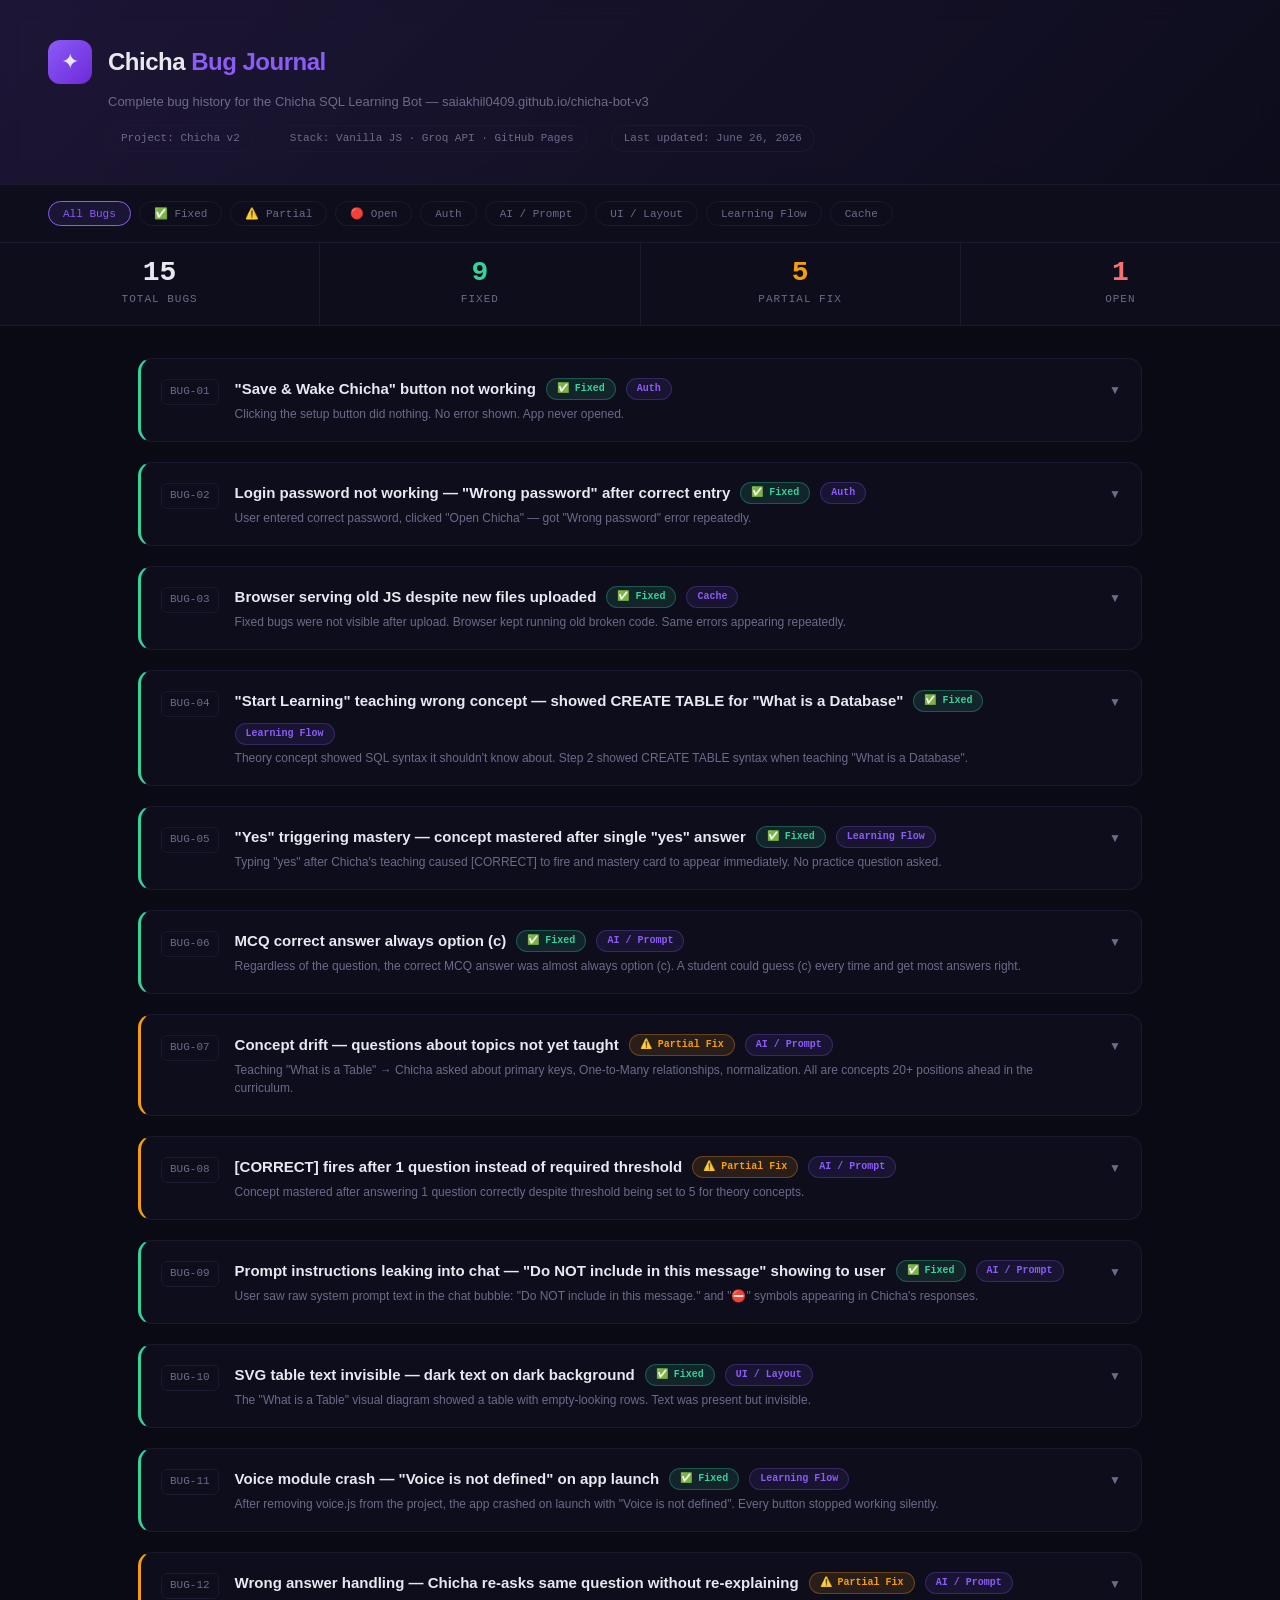
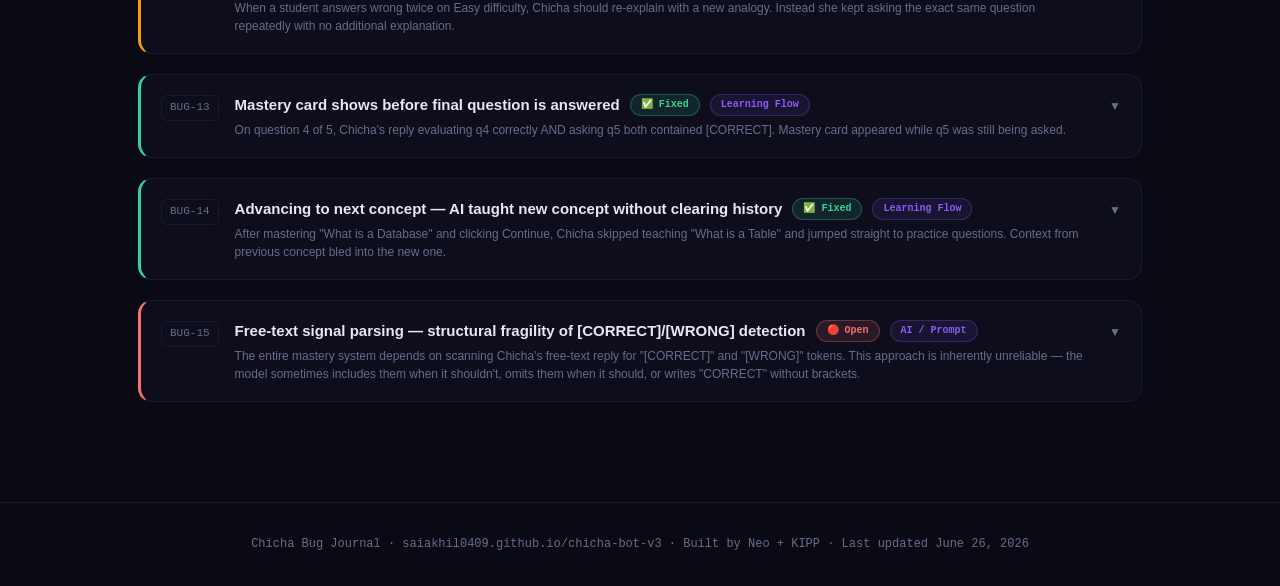
<file: bug-journal.html>
<!DOCTYPE html>
<html lang="en">
<head>
<meta charset="UTF-8">
<meta name="viewport" content="width=device-width, initial-scale=1.0">
<title>Chicha Bug Journal</title>
<style>
  :root {
    --bg: #0a0a14;
    --surface: #0d0d1c;
    --surface2: #111128;
    --border: #1a1a2e;
    --violet: #8b5cf6;
    --violet-lo: rgba(139,92,246,0.1);
    --green: #34d399;
    --amber: #f59e0b;
    --red: #f87171;
    --text: #e8e8f0;
    --muted: #6b6b8a;
    --mono: 'JetBrains Mono', 'Courier New', monospace;
  }

  * { box-sizing: border-box; margin: 0; padding: 0; }

  body {
    font-family: 'Inter', -apple-system, sans-serif;
    background: var(--bg);
    color: var(--text);
    line-height: 1.6;
    min-height: 100vh;
  }

  /* ── Header ── */
  .header {
    background: linear-gradient(135deg, rgba(139,92,246,0.15), rgba(13,13,28,0.95));
    border-bottom: 1px solid var(--border);
    padding: 40px 48px 32px;
    position: sticky;
    top: 0;
    z-index: 100;
    backdrop-filter: blur(12px);
  }

  .header-top {
    display: flex;
    align-items: center;
    gap: 16px;
    margin-bottom: 8px;
  }

  .logo {
    width: 44px; height: 44px;
    background: linear-gradient(135deg, #8b5cf6, #6d28d9);
    border-radius: 12px;
    display: flex; align-items: center; justify-content: center;
    font-size: 22px;
  }

  .header h1 {
    font-size: 24px;
    font-weight: 800;
    letter-spacing: -0.5px;
  }

  .header h1 span { color: var(--violet); }

  .header-sub {
    font-size: 13px;
    color: var(--muted);
    margin-left: 60px;
  }

  .header-meta {
    display: flex;
    gap: 24px;
    margin-left: 60px;
    margin-top: 12px;
  }

  .meta-pill {
    font-family: var(--mono);
    font-size: 11px;
    padding: 4px 12px;
    border-radius: 20px;
    border: 1px solid var(--border);
    color: var(--muted);
  }

  /* ── Filters ── */
  .filters {
    padding: 16px 48px;
    display: flex;
    gap: 8px;
    flex-wrap: wrap;
    border-bottom: 1px solid var(--border);
    background: var(--surface);
  }

  .filter-btn {
    font-family: var(--mono);
    font-size: 11px;
    padding: 5px 14px;
    border-radius: 20px;
    border: 1px solid var(--border);
    background: transparent;
    color: var(--muted);
    cursor: pointer;
    transition: all 0.15s;
  }

  .filter-btn:hover { border-color: var(--violet); color: var(--violet); }
  .filter-btn.active { background: var(--violet-lo); border-color: var(--violet); color: var(--violet); }

  /* ── Stats bar ── */
  .stats {
    display: grid;
    grid-template-columns: repeat(4, 1fr);
    gap: 1px;
    background: var(--border);
    border-bottom: 1px solid var(--border);
  }

  .stat {
    background: var(--surface);
    padding: 16px 24px;
    text-align: center;
  }

  .stat-num {
    font-size: 28px;
    font-weight: 800;
    font-family: var(--mono);
    line-height: 1;
    margin-bottom: 4px;
  }

  .stat-label {
    font-size: 11px;
    color: var(--muted);
    font-family: var(--mono);
    letter-spacing: 1px;
    text-transform: uppercase;
  }

  /* ── Content ── */
  .content {
    max-width: 1100px;
    margin: 0 auto;
    padding: 32px 48px 80px;
  }

  /* ── Bug card ── */
  .bug-card {
    background: var(--surface);
    border: 1px solid var(--border);
    border-radius: 14px;
    margin-bottom: 20px;
    overflow: hidden;
    transition: border-color 0.2s;
  }

  .bug-card:hover { border-color: rgba(139,92,246,0.3); }

  .bug-card.status-fixed { border-left: 3px solid var(--green); }
  .bug-card.status-partial { border-left: 3px solid var(--amber); }
  .bug-card.status-open { border-left: 3px solid var(--red); }

  .bug-header {
    display: flex;
    align-items: flex-start;
    gap: 16px;
    padding: 18px 20px;
    cursor: pointer;
    user-select: none;
  }

  .bug-id {
    font-family: var(--mono);
    font-size: 11px;
    color: var(--muted);
    padding: 3px 8px;
    border: 1px solid var(--border);
    border-radius: 6px;
    white-space: nowrap;
    flex-shrink: 0;
    margin-top: 2px;
  }

  .bug-title-wrap { flex: 1; }

  .bug-title {
    font-size: 15px;
    font-weight: 700;
    margin-bottom: 4px;
    display: flex;
    align-items: center;
    gap: 10px;
    flex-wrap: wrap;
  }

  .bug-summary {
    font-size: 12px;
    color: var(--muted);
    line-height: 1.5;
  }

  .status-badge {
    font-family: var(--mono);
    font-size: 10px;
    padding: 2px 10px;
    border-radius: 20px;
    font-weight: 600;
    white-space: nowrap;
  }

  .status-badge.fixed    { background: rgba(52,211,153,0.12); color: var(--green); border: 1px solid rgba(52,211,153,0.3); }
  .status-badge.partial  { background: rgba(245,158,11,0.12);  color: var(--amber); border: 1px solid rgba(245,158,11,0.3); }
  .status-badge.open     { background: rgba(248,113,113,0.12); color: var(--red);   border: 1px solid rgba(248,113,113,0.3); }

  .category-badge {
    font-family: var(--mono);
    font-size: 10px;
    padding: 2px 10px;
    border-radius: 20px;
    background: var(--violet-lo);
    color: var(--violet);
    border: 1px solid rgba(139,92,246,0.25);
    white-space: nowrap;
  }

  .chevron {
    font-size: 12px;
    color: var(--muted);
    transition: transform 0.2s;
    flex-shrink: 0;
    margin-top: 4px;
  }

  .bug-card.open .chevron { transform: rotate(180deg); }

  /* ── Bug body ── */
  .bug-body {
    display: none;
    border-top: 1px solid var(--border);
    padding: 20px;
  }

  .bug-card.open .bug-body { display: block; }

  .section-label {
    font-family: var(--mono);
    font-size: 10px;
    letter-spacing: 2px;
    color: var(--muted);
    text-transform: uppercase;
    margin-bottom: 8px;
    margin-top: 20px;
  }

  .section-label:first-child { margin-top: 0; }

  .prose {
    font-size: 13px;
    color: #b0b0cc;
    line-height: 1.7;
  }

  .code-diff {
    display: grid;
    grid-template-columns: 1fr 1fr;
    gap: 12px;
    margin: 8px 0;
  }

  @media (max-width: 700px) {
    .code-diff { grid-template-columns: 1fr; }
  }

  .code-block {
    background: #060612;
    border: 1px solid var(--border);
    border-radius: 8px;
    overflow: hidden;
  }

  .code-block-label {
    font-family: var(--mono);
    font-size: 10px;
    padding: 6px 12px;
    border-bottom: 1px solid var(--border);
    display: flex;
    align-items: center;
    gap: 6px;
  }

  .code-block-label.before { color: var(--red); background: rgba(248,113,113,0.06); }
  .code-block-label.after  { color: var(--green); background: rgba(52,211,153,0.06); }
  .code-block-label.note   { color: var(--amber); background: rgba(245,158,11,0.06); }

  .code-block pre {
    padding: 12px;
    font-family: var(--mono);
    font-size: 11px;
    color: #9999bb;
    overflow-x: auto;
    white-space: pre-wrap;
    word-break: break-word;
    line-height: 1.6;
    margin: 0;
  }

  .code-block pre .del { color: var(--red); background: rgba(248,113,113,0.1); display: block; }
  .code-block pre .add { color: var(--green); background: rgba(52,211,153,0.08); display: block; }

  .outcome-box {
    border-radius: 8px;
    padding: 12px 16px;
    font-size: 12px;
    line-height: 1.6;
    margin: 8px 0;
  }

  .outcome-box.success { background: rgba(52,211,153,0.06); border: 1px solid rgba(52,211,153,0.2); color: #34d399; }
  .outcome-box.warning { background: rgba(245,158,11,0.06); border: 1px solid rgba(245,158,11,0.2); color: #f59e0b; }
  .outcome-box.info    { background: var(--violet-lo); border: 1px solid rgba(139,92,246,0.2); color: #a78bfa; }

  .lesson-box {
    background: var(--surface2);
    border: 1px solid var(--border);
    border-radius: 8px;
    padding: 12px 16px;
    font-size: 12px;
    color: var(--muted);
    line-height: 1.7;
    margin-top: 8px;
  }

  .lesson-box strong { color: var(--text); }

  .divider {
    height: 1px;
    background: var(--border);
    margin: 20px 0;
  }

  /* ── Timeline ── */
  .timeline-dot {
    font-family: var(--mono);
    font-size: 11px;
    color: var(--muted);
    margin-bottom: 2px;
  }

  /* ── Footer ── */
  .footer {
    text-align: center;
    padding: 32px;
    font-size: 12px;
    color: var(--muted);
    border-top: 1px solid var(--border);
    font-family: var(--mono);
  }
</style>
</head>
<body>

<div class="header">
  <div class="header-top">
    <div class="logo">✦</div>
    <div>
      <h1>Chicha <span>Bug Journal</span></h1>
    </div>
  </div>
  <div class="header-sub">Complete bug history for the Chicha SQL Learning Bot — saiakhil0409.github.io/chicha-bot-v3</div>
  <div class="header-meta">
    <span class="meta-pill">Project: Chicha v2</span>
    <span class="meta-pill">Stack: Vanilla JS · Groq API · GitHub Pages</span>
    <span class="meta-pill">Last updated: June 26, 2026</span>
  </div>
</div>

<div class="filters">
  <button class="filter-btn active" onclick="filterBugs('all')">All Bugs</button>
  <button class="filter-btn" onclick="filterBugs('fixed')">✅ Fixed</button>
  <button class="filter-btn" onclick="filterBugs('partial')">⚠️ Partial</button>
  <button class="filter-btn" onclick="filterBugs('open')">🔴 Open</button>
  <button class="filter-btn" onclick="filterBugs('auth')">Auth</button>
  <button class="filter-btn" onclick="filterBugs('ai')">AI / Prompt</button>
  <button class="filter-btn" onclick="filterBugs('ui')">UI / Layout</button>
  <button class="filter-btn" onclick="filterBugs('flow')">Learning Flow</button>
  <button class="filter-btn" onclick="filterBugs('cache')">Cache</button>
</div>

<div class="stats">
  <div class="stat">
    <div class="stat-num" style="color:var(--text)" id="stat-total">15</div>
    <div class="stat-label">Total Bugs</div>
  </div>
  <div class="stat">
    <div class="stat-num" style="color:var(--green)" id="stat-fixed">9</div>
    <div class="stat-label">Fixed</div>
  </div>
  <div class="stat">
    <div class="stat-num" style="color:var(--amber)" id="stat-partial">5</div>
    <div class="stat-label">Partial Fix</div>
  </div>
  <div class="stat">
    <div class="stat-num" style="color:var(--red)" id="stat-open">1</div>
    <div class="stat-label">Open</div>
  </div>
</div>

<div class="content" id="bugList">

  <!-- BUG 01 -->
  <div class="bug-card status-fixed" data-status="fixed" data-category="auth" onclick="toggleCard(this)">
    <div class="bug-header">
      <span class="bug-id">BUG-01</span>
      <div class="bug-title-wrap">
        <div class="bug-title">
          "Save & Wake Chicha" button not working
          <span class="status-badge fixed">✅ Fixed</span>
          <span class="category-badge">Auth</span>
        </div>
        <div class="bug-summary">Clicking the setup button did nothing. No error shown. App never opened.</div>
      </div>
      <span class="chevron">▼</span>
    </div>
    <div class="bug-body">
      <div class="section-label">What Happened</div>
      <div class="prose">The login card expanded when "Set up your Groq API key" was clicked. Fields were filled with API key and password. Clicking "Save & Wake Chicha" produced no response — no error, no app opening, nothing. Silent failure.</div>

      <div class="section-label">Root Cause</div>
      <div class="prose">Two separate causes found on investigation:<br><br>
      <strong>Cause 1 — Overflow hidden:</strong> <code>body</code> had <code>overflow:hidden</code> globally. When the setup form expanded the login card taller than the viewport, the button was physically below the visible area — present in the DOM but invisible and unclickable.<br><br>
      <strong>Cause 2 — App not defined:</strong> <code>auth.js</code> loads at line 367, <code>app.js</code> loads at line 377. <code>doSetup()</code> called <code>App.launch()</code> — but at click time, App was technically defined (all scripts load before any interaction). However an intermediate version used <code>window.location.reload()</code> which cleared sessionStorage, breaking the auth check on reload.</div>

      <div class="section-label">Changes Made</div>
      <div class="code-diff">
        <div class="code-block">
          <div class="code-block-label before">✗ Before — style.css</div>
          <pre>html, body {
  height: 100%;
  overflow: hidden; /* global — broke login */
}</pre>
        </div>
        <div class="code-block">
          <div class="code-block-label after">✓ After — style.css</div>
          <pre>html, body { height: 100%; }
body { overflow-y: auto; }
body.app-open { overflow: hidden; }</pre>
        </div>
      </div>
      <div class="code-diff">
        <div class="code-block">
          <div class="code-block-label before">✗ Before — auth.js</div>
          <pre>doSetup() {
  // ...encrypt key...
  window.location.reload(); // cleared sessionStorage!
}</pre>
        </div>
        <div class="code-block">
          <div class="code-block-label after">✓ After — auth.js</div>
          <pre>doSetup() {
  // ...encrypt key...
  sessionStorage.setItem('chicha_pw', pw);
  App.launch(); // direct call, no reload
}</pre>
        </div>
      </div>

      <div class="section-label">Outcome</div>
      <div class="outcome-box success">✅ Fully fixed. Setup form now scrollable. App launches directly without page reload.</div>

      <div class="section-label">Lesson Learned</div>
      <div class="lesson-box"><strong>Never apply overflow:hidden globally.</strong> Login forms and modals need to scroll. Apply overflow:hidden only to the main app container via a body class (<code>body.app-open</code>), not to body universally. Always test forms at minimum viewport height.</div>
    </div>
  </div>

  <!-- BUG 02 -->
  <div class="bug-card status-fixed" data-status="fixed" data-category="auth" onclick="toggleCard(this)">
    <div class="bug-header">
      <span class="bug-id">BUG-02</span>
      <div class="bug-title-wrap">
        <div class="bug-title">
          Login password not working — "Wrong password" after correct entry
          <span class="status-badge fixed">✅ Fixed</span>
          <span class="category-badge">Auth</span>
        </div>
        <div class="bug-summary">User entered correct password, clicked "Open Chicha" — got "Wrong password" error repeatedly.</div>
      </div>
      <span class="chevron">▼</span>
    </div>
    <div class="bug-body">
      <div class="section-label">Root Cause</div>
      <div class="prose"><code>app.js</code> had a syntax error at line 109 — the <code>toggleMenu() {</code> function declaration was accidentally deleted by a previous <code>str_replace</code> edit. JavaScript crashed when loading <code>app.js</code>, so <code>App</code> was never defined. Every button that called <code>App.anything()</code> silently failed. Additionally, a previous fix used <code>window.location.reload()</code> after login which cleared sessionStorage — the auth check then failed on the freshly loaded page.</div>

      <div class="section-label">Changes Made</div>
      <div class="code-diff">
        <div class="code-block">
          <div class="code-block-label before">✗ Before — app.js line 109</div>
          <pre>window.location.reload();
    },
      _menuOpen = !_menuOpen; // ← orphaned code, syntax error</pre>
        </div>
        <div class="code-block">
          <div class="code-block-label after">✓ After — app.js</div>
          <pre>window.location.reload();
    },

    toggleMenu() {    // ← restored function declaration
      _menuOpen = !_menuOpen;</pre>
        </div>
      </div>

      <div class="section-label">Detection Method</div>
      <div class="outcome-box info">💡 Found using <code>node --check app.js</code> — syntax validator. This catches syntax errors before deployment. Now run on every file before every upload.</div>

      <div class="section-label">Outcome</div>
      <div class="outcome-box success">✅ Fixed. Login works. <code>node --check</code> added as mandatory pre-deploy step.</div>

      <div class="section-label">Lesson Learned</div>
      <div class="lesson-box"><strong>str_replace is dangerous near function boundaries.</strong> When replacing code that contains a function declaration, always verify the replacement includes the full function signature. Run <code>node --check</code> on every JS file before sharing. A syntax error in one file silently breaks everything that depends on it.</div>
    </div>
  </div>

  <!-- BUG 03 -->
  <div class="bug-card status-fixed" data-status="fixed" data-category="cache" onclick="toggleCard(this)">
    <div class="bug-header">
      <span class="bug-id">BUG-03</span>
      <div class="bug-title-wrap">
        <div class="bug-title">
          Browser serving old JS despite new files uploaded
          <span class="status-badge fixed">✅ Fixed</span>
          <span class="category-badge">Cache</span>
        </div>
        <div class="bug-summary">Fixed bugs were not visible after upload. Browser kept running old broken code. Same errors appearing repeatedly.</div>
      </div>
      <span class="chevron">▼</span>
    </div>
    <div class="bug-body">
      <div class="section-label">Root Cause</div>
      <div class="prose">GitHub Pages CDN caches static assets aggressively. Scripts loaded as <code>chat.js</code> were served from cache regardless of file changes on GitHub. The browser never fetched the updated files. This caused fixes to appear not working when they had actually been applied correctly.</div>

      <div class="section-label">Changes Made</div>
      <div class="code-diff">
        <div class="code-block">
          <div class="code-block-label before">✗ Before — index.html</div>
          <pre>&lt;script src="js/chat.js"&gt;&lt;/script&gt;
&lt;script src="js/app.js"&gt;&lt;/script&gt;</pre>
        </div>
        <div class="code-block">
          <div class="code-block-label after">✓ After — index.html (v=3)</div>
          <pre>&lt;script src="js/chat.js?v=3"&gt;&lt;/script&gt;
&lt;script src="js/app.js?v=3"&gt;&lt;/script&gt;</pre>
        </div>
      </div>

      <div class="section-label">Outcome</div>
      <div class="outcome-box success">✅ Fixed. Cache-bust query string forces browser to fetch fresh files. Currently on v=3.</div>

      <div class="section-label">Lesson Learned</div>
      <div class="lesson-box"><strong>Always increment cache-bust version when deploying fixes.</strong> Currently v=3. Next major update should go to v=4. When debugging, always test in Incognito window first — it has zero cache and shows true deployed state. If it works in Incognito but not normal browser, it's always a cache issue.</div>
    </div>
  </div>

  <!-- BUG 04 -->
  <div class="bug-card status-fixed" data-status="fixed" data-category="flow" onclick="toggleCard(this)">
    <div class="bug-header">
      <span class="bug-id">BUG-04</span>
      <div class="bug-title-wrap">
        <div class="bug-title">
          "Start Learning" teaching wrong concept — showed CREATE TABLE for "What is a Database"
          <span class="status-badge fixed">✅ Fixed</span>
          <span class="category-badge">Learning Flow</span>
        </div>
        <div class="bug-summary">Theory concept showed SQL syntax it shouldn't know about. Step 2 showed CREATE TABLE syntax when teaching "What is a Database".</div>
      </div>
      <span class="chevron">▼</span>
    </div>
    <div class="bug-body">
      <div class="section-label">Root Cause</div>
      <div class="prose">The teaching prompt had no separation between theory concepts (no SQL) and SQL command concepts. The AI associated "What is a Database" with databases → tables → CREATE TABLE and added syntax freely. Additionally, <code>getSparkForTopic()</code> was picking a random concept regardless of mastery order, so a zero-knowledge beginner could land on an advanced concept like "Window functions" as their first lesson.</div>

      <div class="section-label">Changes Made</div>
      <div class="code-block" style="margin:8px 0">
        <div class="code-block-label after">✓ Fix 1 — Two separate teaching prompts in chat.js</div>
        <pre>const THEORY_CONCEPTS = ['What is a Database', 'What is a Table', 'Data types', ...];

const msg = isTheory(concept)
  ? `Teach ONLY: "${concept}" — THEORY, no SQL code.
     Step 1 — Analogy. Step 2 — Why it matters. Step 3 — Real world example.
     STRICT: No SQL. No code.`
  : `Teach ONLY: "${concept}" — SQL command.
     Step 1 — Analogy. Step 2 — Syntax. Step 3 — Example.`;</pre>
      </div>
      <div class="code-block" style="margin:8px 0">
        <div class="code-block-label after">✓ Fix 2 — Curriculum order in getSparkForTopic()</div>
        <pre>function getSparkForTopic(topic, surpriseMode = false) {
  const unmastered = allConcepts.filter(c => !mastered.includes(c));
  // DEFAULT: always pick FIRST unmastered in curriculum order
  // SURPRISE: random from unmastered
  const concept = surpriseMode
    ? pool[Math.floor(Math.random() * pool.length)]
    : pool[0]; // ← always first unmastered
}</pre>
      </div>

      <div class="section-label">Outcome</div>
      <div class="outcome-box success">✅ Fixed. Theory concepts show no SQL. Beginners always start at "What is a Database" → "What is a Table" → in curriculum order.</div>

      <div class="section-label">Lesson Learned</div>
      <div class="lesson-box"><strong>LLMs don't respect implicit boundaries — make them explicit.</strong> "What is a Database" teaching SQL is natural LLM behaviour — it associates the concepts. You need a hard explicit instruction: "THEORY — no SQL code" as a separate prompt, not a rule inside a shared prompt.</div>
    </div>
  </div>

  <!-- BUG 05 -->
  <div class="bug-card status-fixed" data-status="fixed" data-category="flow" onclick="toggleCard(this)">
    <div class="bug-header">
      <span class="bug-id">BUG-05</span>
      <div class="bug-title-wrap">
        <div class="bug-title">
          "Yes" triggering mastery — concept mastered after single "yes" answer
          <span class="status-badge fixed">✅ Fixed</span>
          <span class="category-badge">Learning Flow</span>
        </div>
        <div class="bug-summary">Typing "yes" after Chicha's teaching caused [CORRECT] to fire and mastery card to appear immediately. No practice question asked.</div>
      </div>
      <span class="chevron">▼</span>
    </div>
    <div class="bug-body">
      <div class="section-label">Root Cause</div>
      <div class="prose">The system prompt said "If the student gives a correct answer → say [CORRECT]". The AI interpreted "yes" (as in "yes, I'm ready") as a correct answer to an implicit question. The [CORRECT] signal fired, processSignals() incremented the mastery counter, and with threshold at 1, mastery triggered immediately.</div>

      <div class="section-label">Changes Made</div>
      <div class="code-block" style="margin:8px 0">
        <div class="code-block-label after">✓ Fix — Explicit signal rules in system prompt</div>
        <pre>[CORRECT] = ONLY when student gives actual correct answer (SQL/MCQ)
          NOT for "yes/sure/ok/ready"

When student says yes/sure/ready/ok:
→ Ask ONE practice question. Do NOT say [CORRECT].</pre>
      </div>

      <div class="section-label">Outcome</div>
      <div class="outcome-box success">✅ Fixed. "Yes" now triggers a practice question. [CORRECT] only fires on actual answers.</div>
    </div>
  </div>

  <!-- BUG 06 -->
  <div class="bug-card status-fixed" data-status="fixed" data-category="ai" onclick="toggleCard(this)">
    <div class="bug-header">
      <span class="bug-id">BUG-06</span>
      <div class="bug-title-wrap">
        <div class="bug-title">
          MCQ correct answer always option (c)
          <span class="status-badge fixed">✅ Fixed</span>
          <span class="category-badge">AI / Prompt</span>
        </div>
        <div class="bug-summary">Regardless of the question, the correct MCQ answer was almost always option (c). A student could guess (c) every time and get most answers right.</div>
      </div>
      <span class="chevron">▼</span>
    </div>
    <div class="bug-body">
      <div class="section-label">Root Cause</div>
      <div class="prose">llama-3.3-70b-versatile (the Groq model used) has a positional bias — when generating MCQs without position guidance, it defaults to placing the correct answer at option (c) approximately 60-70% of the time. This is a known pattern in instruction-tuned LLMs.</div>

      <div class="section-label">Changes Made</div>
      <div class="code-block" style="margin:8px 0">
        <div class="code-block-label after">✓ Fix — Random position instruction in prompt</div>
        <pre>const randomPos = ['a','b','c','d'][Math.floor(Math.random()*4)];

// In system prompt:
`MCQ about "${concept}" at ${diff.level} difficulty.
Correct answer goes at position: ${randomPos}
Write ONLY:
Question: [question]
(a) [option]  (b) [option]
(c) [option]  (d) [option]`</pre>
      </div>

      <div class="section-label">Outcome</div>
      <div class="outcome-box warning">⚠️ Mostly fixed. Position instruction reduces (c) bias significantly. Not 100% reliable — model occasionally ignores the position instruction. Full fix requires structured JSON output (Phase 2 planned).</div>

      <div class="section-label">Lesson Learned</div>
      <div class="lesson-box"><strong>LLMs have statistical biases in generation.</strong> The real fix is structured output: generate MCQ as JSON <code>{"question": "...", "options": [{"text": "...", "correct": true}]}</code> and shuffle client-side. Then correct answer position is 100% random, guaranteed by code not by prompt instruction.</div>
    </div>
  </div>

  <!-- BUG 07 -->
  <div class="bug-card status-partial" data-status="partial" data-category="ai" onclick="toggleCard(this)">
    <div class="bug-header">
      <span class="bug-id">BUG-07</span>
      <div class="bug-title-wrap">
        <div class="bug-title">
          Concept drift — questions about topics not yet taught
          <span class="status-badge partial">⚠️ Partial Fix</span>
          <span class="category-badge">AI / Prompt</span>
        </div>
        <div class="bug-summary">Teaching "What is a Table" → Chicha asked about primary keys, One-to-Many relationships, normalization. All are concepts 20+ positions ahead in the curriculum.</div>
      </div>
      <span class="chevron">▼</span>
    </div>
    <div class="bug-body">
      <div class="section-label">Root Cause</div>
      <div class="prose">LLMs naturally associate related concepts. "What is a Table" → the model connects tables to primary keys, foreign keys, relationships — things it knows are related. No prompt instruction fully prevents this because the model's training makes these associations deeply embedded.</div>

      <div class="section-label">Changes Made</div>
      <div class="code-block" style="margin:8px 0">
        <div class="code-block-label after">✓ Fix — Curriculum position context in system prompt</div>
        <pre>CURRICULUM POSITION:
Taught so far: What is a Database
NOW teaching: "What is a Table" (2/49)
Not yet taught: Data types, CREATE DATABASE, CREATE TABLE...

CONCEPT BOUNDARY — STRICT:
Only ask about "${concept}".
Never reference items from "not yet taught".
FORBIDDEN: SQL syntax, relationships, keys, normalization.</pre>
      </div>

      <div class="section-label">Outcome</div>
      <div class="outcome-box warning">⚠️ Reduced but not eliminated. Explicit taught/not-taught context helps significantly. The model still occasionally drifts — especially on theory concepts where related SQL concepts are strongly associated in training. Full fix requires structured output with topic validation.</div>

      <div class="section-label">Future Fix</div>
      <div class="lesson-box"><strong>Structural solution (Phase 2):</strong> Chicha returns JSON with a <code>topic_used</code> field. Client validates it matches the current concept before displaying. If it drifts, client rejects and retries. This makes concept boundary enforcement reliable regardless of model behaviour.</div>
    </div>
  </div>

  <!-- BUG 08 -->
  <div class="bug-card status-partial" data-status="partial" data-category="ai" onclick="toggleCard(this)">
    <div class="bug-header">
      <span class="bug-id">BUG-08</span>
      <div class="bug-title-wrap">
        <div class="bug-title">
          [CORRECT] fires after 1 question instead of required threshold
          <span class="status-badge partial">⚠️ Partial Fix</span>
          <span class="category-badge">AI / Prompt</span>
        </div>
        <div class="bug-summary">Concept mastered after answering 1 question correctly despite threshold being set to 5 for theory concepts.</div>
      </div>
      <span class="chevron">▼</span>
    </div>
    <div class="bug-body">
      <div class="section-label">Root Cause</div>
      <div class="prose">Three overlapping causes:<br><br>
      <strong>Cause 1:</strong> Chicha included [CORRECT] in her question-asking message (not just answer-evaluation). processSignals() detected it and incremented the counter before any answer was given.<br><br>
      <strong>Cause 2:</strong> Chicha's reply after [CORRECT] said "Ready for the next topic: What is a Table" — triggering the app to advance before the mastery threshold was reached.<br><br>
      <strong>Cause 3:</strong> Browser cache — user was seeing old code with a lower threshold.</div>

      <div class="section-label">Changes Made</div>
      <div class="code-block" style="margin:8px 0">
        <div class="code-block-label after">✓ Fix 1 — Two-mode prompt (asking vs evaluating)</div>
        <pre>RULES:
1. When student says yes/ready → ask ONE question. Nothing else.
2. When student sends answer → evaluate it.
3. NEVER decide to move to next topic yourself.
4. After [CORRECT], just celebrate briefly. Stop.</pre>
      </div>
      <div class="code-block" style="margin:8px 0">
        <div class="code-block-label after">✓ Fix 2 — Client-side reply sanitisation</div>
        <pre>function sanitiseReply(reply) {
  if (!reply.includes('[CORRECT]')) return reply;
  // Strip sentences mentioning next topic/step/concept
  return sentences.filter(s => !s.includes('next topic')
    && !s.includes('next step') && !s.includes('ready to proceed')
    && !s.includes('move on') ...).join(' ');
}</pre>
      </div>

      <div class="section-label">Outcome</div>
      <div class="outcome-box warning">⚠️ Mostly fixed. Two-mode prompt significantly reduces premature [CORRECT]. sanitiseReply() catches known "move on" phrases. Model occasionally uses unknown phrasings that bypass the filter. Full fix requires structured JSON output.</div>

      <div class="section-label">Future Fix</div>
      <div class="lesson-box"><strong>Root cause is free-text signal parsing.</strong> When we scan reply text for "[CORRECT]", any accidental inclusion triggers mastery. The fix: Chicha returns <code>{"signal": "CORRECT", "message": "..."}</code>. Signal comes from a dedicated JSON field, not from scanning free text. This is the single highest-impact fix planned for Phase 2.</div>
    </div>
  </div>

  <!-- BUG 09 -->
  <div class="bug-card status-fixed" data-status="fixed" data-category="ai" onclick="toggleCard(this)">
    <div class="bug-header">
      <span class="bug-id">BUG-09</span>
      <div class="bug-title-wrap">
        <div class="bug-title">
          Prompt instructions leaking into chat — "Do NOT include in this message" showing to user
          <span class="status-badge fixed">✅ Fixed</span>
          <span class="category-badge">AI / Prompt</span>
        </div>
        <div class="bug-summary">User saw raw system prompt text in the chat bubble: "Do NOT include in this message." and "⛔" symbols appearing in Chicha's responses.</div>
      </div>
      <span class="chevron">▼</span>
    </div>
    <div class="bug-body">
      <div class="section-label">Root Cause</div>
      <div class="prose">System prompt instructions were embedded adjacent to the output format template. When the AI fills in the format template, it includes surrounding text as context. Instructions like "Do NOT include [CORRECT] or [WRONG] when asking. Just ask." placed directly after the format block were echoed as part of the output.</div>

      <div class="section-label">Changes Made</div>
      <div class="code-diff">
        <div class="code-block">
          <div class="code-block-label before">✗ Before — adjacent to format</div>
          <pre>Format:
Question: [question]
(a) [option] (b) [option]
(c) [option] (d) [option]
⛔ Do NOT include [CORRECT]
or [WRONG] when asking.</pre>
        </div>
        <div class="code-block">
          <div class="code-block-label after">✓ After — separated sections</div>
          <pre>QUESTION FORMAT (when asking):
Question: [question]
(a) [option] (b) [option]
(c) [option] (d) [option]

EVALUATION FORMAT (when answering):
Correct → write: [CORRECT]
Wrong → write: [WRONG]</pre>
        </div>
      </div>

      <div class="section-label">Outcome</div>
      <div class="outcome-box success">✅ Fixed. Separating instruction sections from output format templates prevents leakage.</div>

      <div class="section-label">Lesson Learned</div>
      <div class="lesson-box"><strong>Never put "do not say X" immediately adjacent to a format template.</strong> The model reads them together. Keep instructions in a separate section with a clear header, far from the output format. Meta-instructions about what NOT to include are especially prone to being echoed.</div>
    </div>
  </div>

  <!-- BUG 10 -->
  <div class="bug-card status-fixed" data-status="fixed" data-category="ui" onclick="toggleCard(this)">
    <div class="bug-header">
      <span class="bug-id">BUG-10</span>
      <div class="bug-title-wrap">
        <div class="bug-title">
          SVG table text invisible — dark text on dark background
          <span class="status-badge fixed">✅ Fixed</span>
          <span class="category-badge">UI / Layout</span>
        </div>
        <div class="bug-summary">The "What is a Table" visual diagram showed a table with empty-looking rows. Text was present but invisible.</div>
      </div>
      <span class="chevron">▼</span>
    </div>
    <div class="bug-body">
      <div class="section-label">Root Cause</div>
      <div class="prose">The <code>tableRow()</code> helper function in visualizer.js used <code>fill:inherit</code> for default (non-highlighted) row text. SVG does not inherit color from CSS the way HTML does — it falls back to black (#000000) which is invisible on the dark (#0a0a18) background.</div>

      <div class="section-label">Changes Made</div>
      <div class="code-diff">
        <div class="code-block">
          <div class="code-block-label before">✗ Before — tableRow()</div>
          <pre>const color = highlight==='pass'
  ? '#34d399'
  : highlight==='fail'
  ? '#555'
  : 'inherit'; // ← SVG ignores inherit → black</pre>
        </div>
        <div class="code-block">
          <div class="code-block-label after">✓ After — tableRow()</div>
          <pre>const color = highlight==='pass'
  ? '#34d399'
  : highlight==='fail'
  ? '#555'
  : '#c4c4e0'; // ← explicit light color</pre>
        </div>
      </div>

      <div class="section-label">Outcome</div>
      <div class="outcome-box success">✅ Fixed. All SVG table rows now use explicit hex color.</div>

      <div class="section-label">Lesson Learned</div>
      <div class="lesson-box"><strong>SVG ignores CSS color inheritance.</strong> Never use <code>fill:inherit</code> or <code>color:inherit</code> in SVG text elements. Always specify explicit hex values. SVG renders in its own context — CSS cascade does not apply the same way as HTML.</div>
    </div>
  </div>

  <!-- BUG 11 -->
  <div class="bug-card status-fixed" data-status="fixed" data-category="flow" onclick="toggleCard(this)">
    <div class="bug-header">
      <span class="bug-id">BUG-11</span>
      <div class="bug-title-wrap">
        <div class="bug-title">
          Voice module crash — "Voice is not defined" on app launch
          <span class="status-badge fixed">✅ Fixed</span>
          <span class="category-badge">Learning Flow</span>
        </div>
        <div class="bug-summary">After removing voice.js from the project, the app crashed on launch with "Voice is not defined". Every button stopped working silently.</div>
      </div>
      <span class="chevron">▼</span>
    </div>
    <div class="bug-body">
      <div class="section-label">Root Cause</div>
      <div class="prose">Voice mode was removed (script tag and mic button deleted from index.html) but <code>Voice.init()</code> call was left in <code>App.launch()</code> in app.js. When <code>App.launch()</code> ran, it hit <code>Voice.init()</code>, threw "Voice is not defined", and crashed the entire launch sequence. App appeared to work (no obvious error shown to user) but nothing functioned.</div>

      <div class="section-label">Changes Made</div>
      <div class="code-diff">
        <div class="code-block">
          <div class="code-block-label before">✗ Before — app.js</div>
          <pre>launch() {
  Mood.init();
  Chat.init();
  Voice.init(); // ← Voice removed but call left
  Roadmap.init();
}</pre>
        </div>
        <div class="code-block">
          <div class="code-block-label after">✓ After — app.js</div>
          <pre>launch() {
  Mood.init();
  Chat.init();
  // Voice.init() removed
  Roadmap.init();
}</pre>
        </div>
      </div>

      <div class="section-label">Outcome</div>
      <div class="outcome-box success">✅ Fixed. Grep for all <code>Voice.</code> references confirmed complete removal.</div>

      <div class="section-label">Lesson Learned</div>
      <div class="lesson-box"><strong>When removing a module, grep every file for references.</strong> Removing a script tag is not enough. Run: <code>grep -rn "Voice\." js/ index.html</code> before confirming removal is complete. This applies to any module removal — the call sites outlive the module unless explicitly hunted down.</div>
    </div>
  </div>

  <!-- BUG 12 -->
  <div class="bug-card status-partial" data-status="partial" data-category="ai" onclick="toggleCard(this)">
    <div class="bug-header">
      <span class="bug-id">BUG-12</span>
      <div class="bug-title-wrap">
        <div class="bug-title">
          Wrong answer handling — Chicha re-asks same question without re-explaining
          <span class="status-badge partial">⚠️ Partial Fix</span>
          <span class="category-badge">AI / Prompt</span>
        </div>
        <div class="bug-summary">When a student answers wrong twice on Easy difficulty, Chicha should re-explain with a new analogy. Instead she kept asking the exact same question repeatedly with no additional explanation.</div>
      </div>
      <span class="chevron">▼</span>
    </div>
    <div class="bug-body">
      <div class="section-label">Root Cause</div>
      <div class="prose">The system prompt marked wrong-answer handling as "mandatory" but the LLM treats all instructions as soft suggestions. When the model's training default (re-ask the question) conflicts with the prompt instruction (re-explain first), training wins. The model finds re-asking simpler and more natural than re-teaching.</div>

      <div class="section-label">Changes Made</div>
      <div class="code-block" style="margin:8px 0">
        <div class="code-block-label after">✓ Fix — _wrongAttempts counter tied to prompt instruction</div>
        <pre>// _wrongAttempts tracked in code
Wrong answer → write exactly: [WRONG]
${diff.level === 'easy' && _wrongAttempts >= 2
  ? `Re-teach "${concept}" with a completely different analogy.
     Then ask a different easier question.`
  : `Explain what was wrong. Give a hint. Ask same question again.`}</pre>
      </div>

      <div class="section-label">Outcome</div>
      <div class="outcome-box warning">⚠️ Better but still LLM-dependent. The counter-based instruction is more specific than a general rule. Model follows it more consistently but not 100%.</div>

      <div class="section-label">Future Fix</div>
      <div class="lesson-box"><strong>Behavioural instructions to LLMs are unreliable.</strong> The structural fix is to handle this client-side: if wrong twice on Easy, send a separate system message override: "You must re-explain before asking again. This is not optional." Or better — trigger a specific re-teach API call that doesn't go through the normal lesson prompt at all.</div>
    </div>
  </div>

  <!-- BUG 13 -->
  <div class="bug-card status-fixed" data-status="fixed" data-category="flow" onclick="toggleCard(this)">
    <div class="bug-header">
      <span class="bug-id">BUG-13</span>
      <div class="bug-title-wrap">
        <div class="bug-title">
          Mastery card shows before final question is answered
          <span class="status-badge fixed">✅ Fixed</span>
          <span class="category-badge">Learning Flow</span>
        </div>
        <div class="bug-summary">On question 4 of 5, Chicha's reply evaluating q4 correctly AND asking q5 both contained [CORRECT]. Mastery card appeared while q5 was still being asked.</div>
      </div>
      <span class="chevron">▼</span>
    </div>
    <div class="bug-body">
      <div class="section-label">Root Cause</div>
      <div class="prose">A <code>_correctThisConcept === plan.total - 1</code> check in the system prompt told Chicha "next correct = final." Chicha interpreted this as permission to include [CORRECT] in the same message that asked the final question — awarding mastery before the student even answered.</div>

      <div class="section-label">Changes Made</div>
      <div class="code-diff">
        <div class="code-block">
          <div class="code-block-label before">✗ Before</div>
          <pre>// In system prompt:
${_correctThisConcept === plan.total - 1
  ? `⚠ NEXT CORRECT = FINAL...`  // fired too early
  : ''}</pre>
        </div>
        <div class="code-block">
          <div class="code-block-label after">✓ After</div>
          <pre>// Removed the early warning entirely.
// processSignals() handles mastery:
if (_correctThisConcept >= plan.total) {
  // Only fires AFTER answer evaluated
  showSessionSummary(plan);
}</pre>
        </div>
      </div>

      <div class="section-label">Outcome</div>
      <div class="outcome-box success">✅ Fixed. Mastery card only appears after processSignals() confirms threshold reached on an actual answer.</div>
    </div>
  </div>

  <!-- BUG 14 -->
  <div class="bug-card status-fixed" data-status="fixed" data-category="flow" onclick="toggleCard(this)">
    <div class="bug-header">
      <span class="bug-id">BUG-14</span>
      <div class="bug-title-wrap">
        <div class="bug-title">
          Advancing to next concept — AI taught new concept without clearing history
          <span class="status-badge fixed">✅ Fixed</span>
          <span class="category-badge">Learning Flow</span>
        </div>
        <div class="bug-summary">After mastering "What is a Database" and clicking Continue, Chicha skipped teaching "What is a Table" and jumped straight to practice questions. Context from previous concept bled into the new one.</div>
      </div>
      <span class="chevron">▼</span>
    </div>
    <div class="bug-body">
      <div class="section-label">Root Cause</div>
      <div class="prose"><code>advanceToNext()</code> didn't clear <code>_history</code>. When the new concept's teaching prompt was sent, the AI saw 5 Q&A pairs about "What is a Database" in context. It assumed practice was still in progress and skipped teaching entirely, going straight to asking another question.</div>

      <div class="section-label">Changes Made</div>
      <div class="code-diff">
        <div class="code-block">
          <div class="code-block-label before">✗ Before — advanceToNext()</div>
          <pre>advanceToNext() {
  _currentSpark = getSparkForTopic(topic);
  _masteredThisSession = false;
  Chat.startSpark(); // history still had 5 Q&As
}</pre>
        </div>
        <div class="code-block">
          <div class="code-block-label after">✓ After — advanceToNext()</div>
          <pre>advanceToNext() {
  _history = []; // ← clear history first
  _currentSpark = getSparkForTopic(topic);
  _masteredThisSession = false;
  _correctThisConcept = 0;
  Chat.startSpark(); // starts fresh
}</pre>
        </div>
      </div>

      <div class="section-label">Outcome</div>
      <div class="outcome-box success">✅ Fixed. History cleared on every concept advance. AI starts each concept with clean context.</div>

      <div class="section-label">Lesson Learned</div>
      <div class="lesson-box"><strong>LLM context is cumulative.</strong> Previous conversation history shapes every subsequent response. When moving to a new concept, the old context is actively harmful. Always clear <code>_history</code> at concept boundaries. Think of it as giving the AI a fresh sheet of paper for each new topic.</div>
    </div>
  </div>

  <!-- BUG 15 -->
  <div class="bug-card status-open" data-status="open" data-category="ai" onclick="toggleCard(this)">
    <div class="bug-header">
      <span class="bug-id">BUG-15</span>
      <div class="bug-title-wrap">
        <div class="bug-title">
          Free-text signal parsing — structural fragility of [CORRECT]/[WRONG] detection
          <span class="status-badge open">🔴 Open</span>
          <span class="category-badge">AI / Prompt</span>
        </div>
        <div class="bug-summary">The entire mastery system depends on scanning Chicha's free-text reply for "[CORRECT]" and "[WRONG]" tokens. This approach is inherently unreliable — the model sometimes includes them when it shouldn't, omits them when it should, or writes "CORRECT" without brackets.</div>
      </div>
      <span class="chevron">▼</span>
    </div>
    <div class="bug-body">
      <div class="section-label">Root Cause</div>
      <div class="prose">Fundamental architectural decision: using embedded tokens in free text as signals. Every bug related to premature mastery, missing face animations, concept skipping, and wrong answer handling traces back to this. The model is being asked to remember to include specific strings in specific positions in a free-form response — which conflicts with how language models generate text.</div>

      <div class="section-label">Current Workarounds Applied</div>
      <div class="code-block" style="margin:8px 0">
        <div class="code-block-label note">Current approach — fragile</div>
        <pre>// Scan reply text for signal tokens
if (reply.includes('[CORRECT]')) { ... }
if (reply.includes('[WRONG]'))   { ... }
if (reply.includes('[AHA]'))     { ... }

// sanitiseReply strips unwanted "next topic" text
// Random position instruction fights (c) bias
// Two-mode prompt separates asking from evaluating</pre>
      </div>

      <div class="section-label">Proposed Fix (Phase 2)</div>
      <div class="code-block" style="margin:8px 0">
        <div class="code-block-label after">✓ Structured JSON output — reliable</div>
        <pre>// System prompt asks for JSON response:
{
  "signal": "CORRECT" | "WRONG" | "AHA" | null,
  "message": "Chicha's response text here",
  "question": {  // only present when asking
    "text": "What is a primary key?",
    "options": [
      {"label":"a","text":"...","correct":false},
      {"label":"b","text":"...","correct":true},
      {"label":"c","text":"...","correct":false},
      {"label":"d","text":"...","correct":false}
    ]
  }
}

// Client reads signal from dedicated field:
const { signal, message, question } = JSON.parse(reply);
// No scanning. No ambiguity. 100% reliable.</pre>
      </div>

      <div class="section-label">Outcome</div>
      <div class="outcome-box warning">⚠️ Open — mitigated with workarounds but not fully solved. Structured JSON output is the definitive fix, planned for Phase 2.</div>

      <div class="section-label">Impact of This Bug</div>
      <div class="lesson-box"><strong>This single bug is the root cause of BUG-05, BUG-06, BUG-08, BUG-09, BUG-12, BUG-13.</strong> Six separate bugs all trace back to the same architectural decision. Fixing this one bug in Phase 2 will eliminate or significantly reduce all of them simultaneously. It is the highest-priority item in the entire backlog.</div>
    </div>
  </div>

</div>

<div class="footer">
  Chicha Bug Journal · saiakhil0409.github.io/chicha-bot-v3 · Built by Neo + KIPP · Last updated June 26, 2026
</div>

<script>
  function toggleCard(card) {
    // Don't close if clicking inside body
    card.classList.toggle('open');
  }

  function filterBugs(filter) {
    // Update active button
    document.querySelectorAll('.filter-btn').forEach(b => b.classList.remove('active'));
    event.target.classList.add('active');

    const cards = document.querySelectorAll('.bug-card');
    cards.forEach(card => {
      const status   = card.dataset.status;
      const category = card.dataset.category;

      let show = false;
      if (filter === 'all')                   show = true;
      else if (filter === status)             show = true;
      else if (filter === category)           show = true;
      else if (filter === 'partial' && status === 'partial') show = true;

      card.style.display = show ? '' : 'none';
    });

    // Update stats
    const visible = [...cards].filter(c => c.style.display !== 'none');
    document.getElementById('stat-total').textContent   = visible.length;
    document.getElementById('stat-fixed').textContent   = visible.filter(c => c.dataset.status === 'fixed').length;
    document.getElementById('stat-partial').textContent = visible.filter(c => c.dataset.status === 'partial').length;
    document.getElementById('stat-open').textContent    = visible.filter(c => c.dataset.status === 'open').length;
  }
</script>

</body>
</html>
</file>
